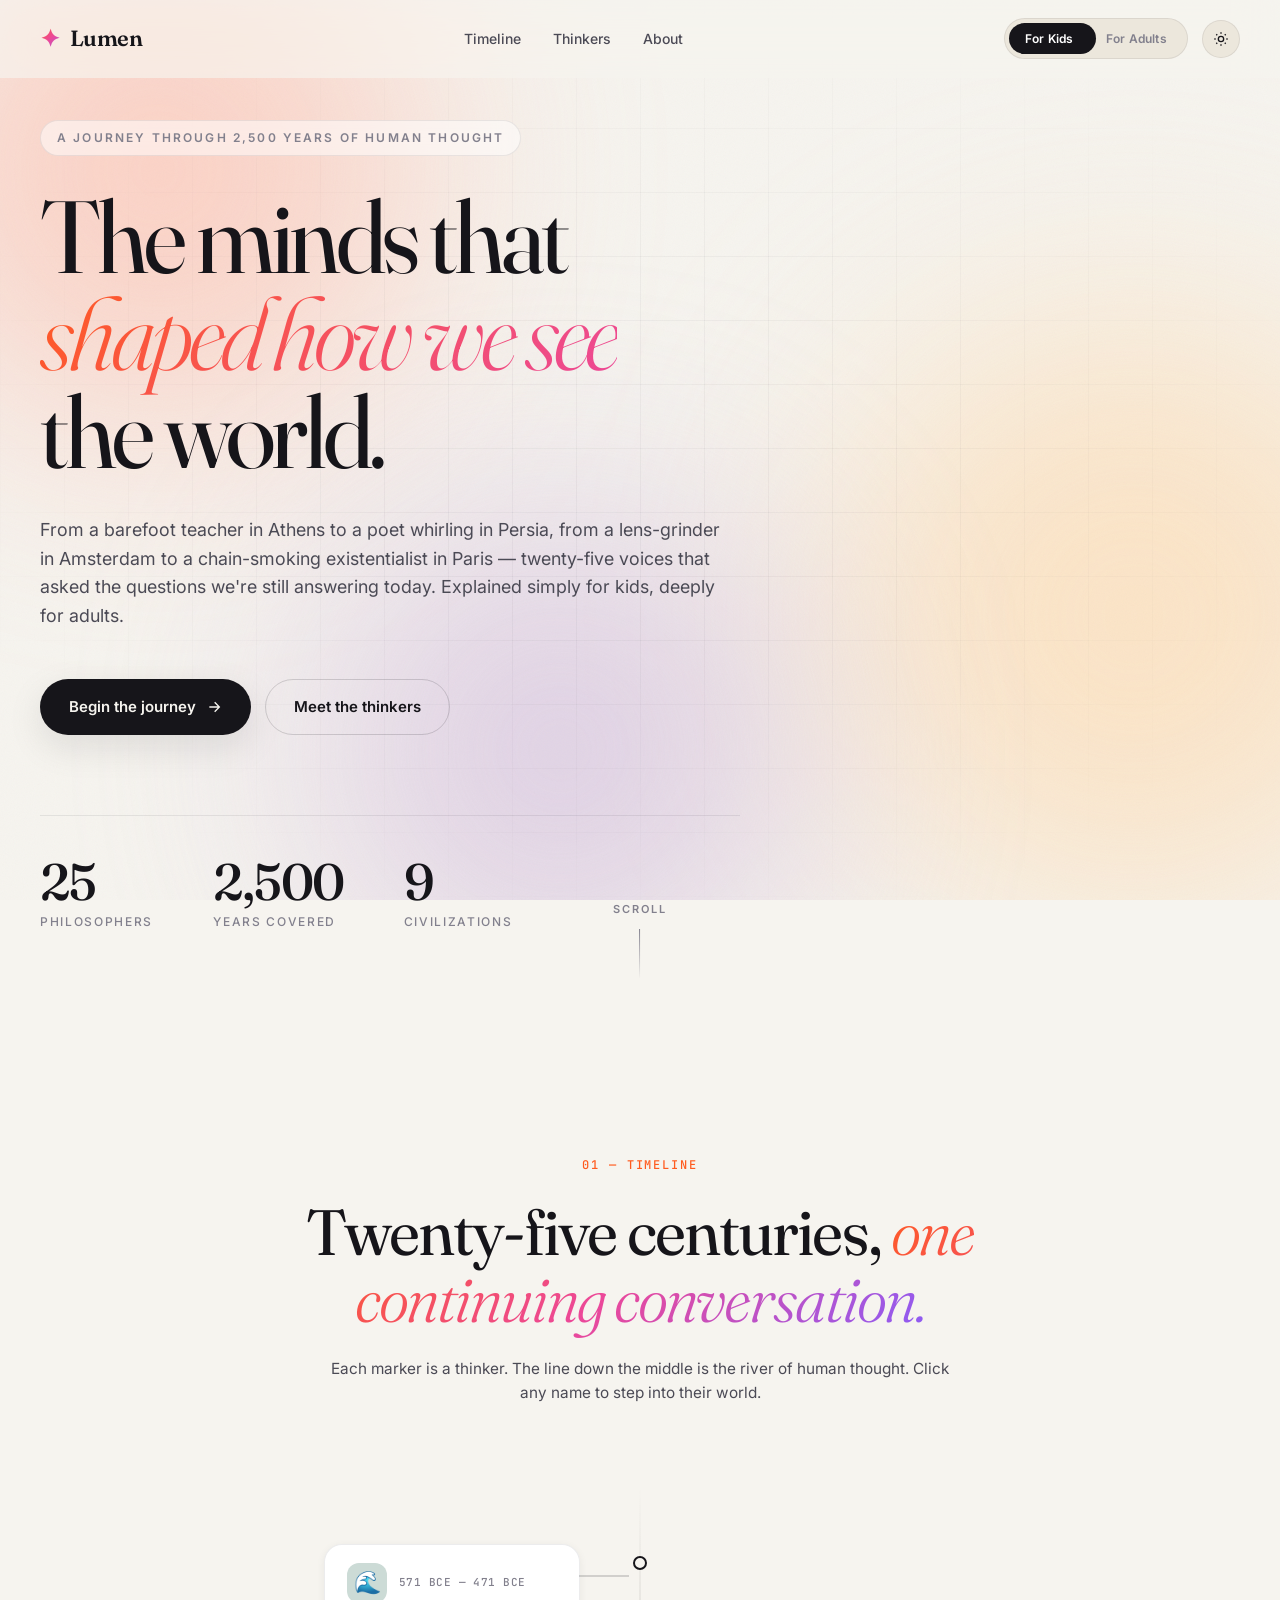
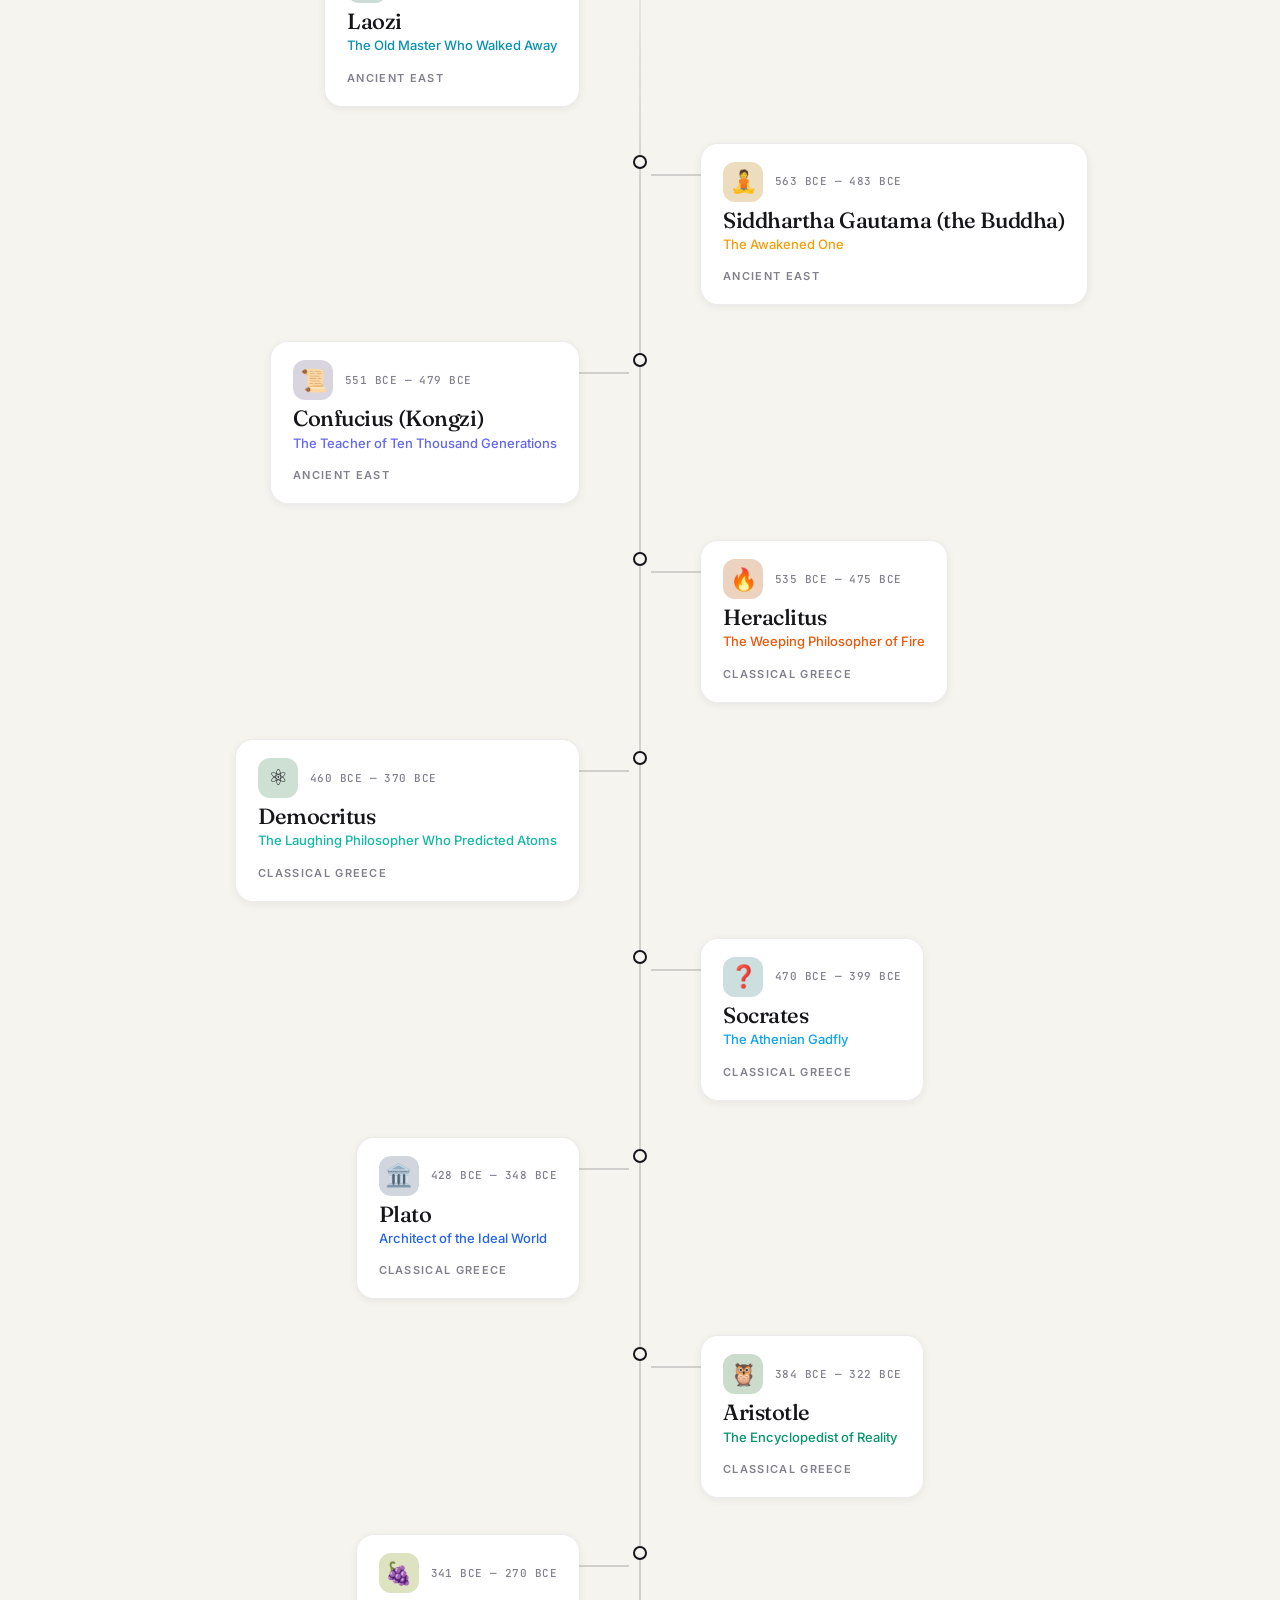
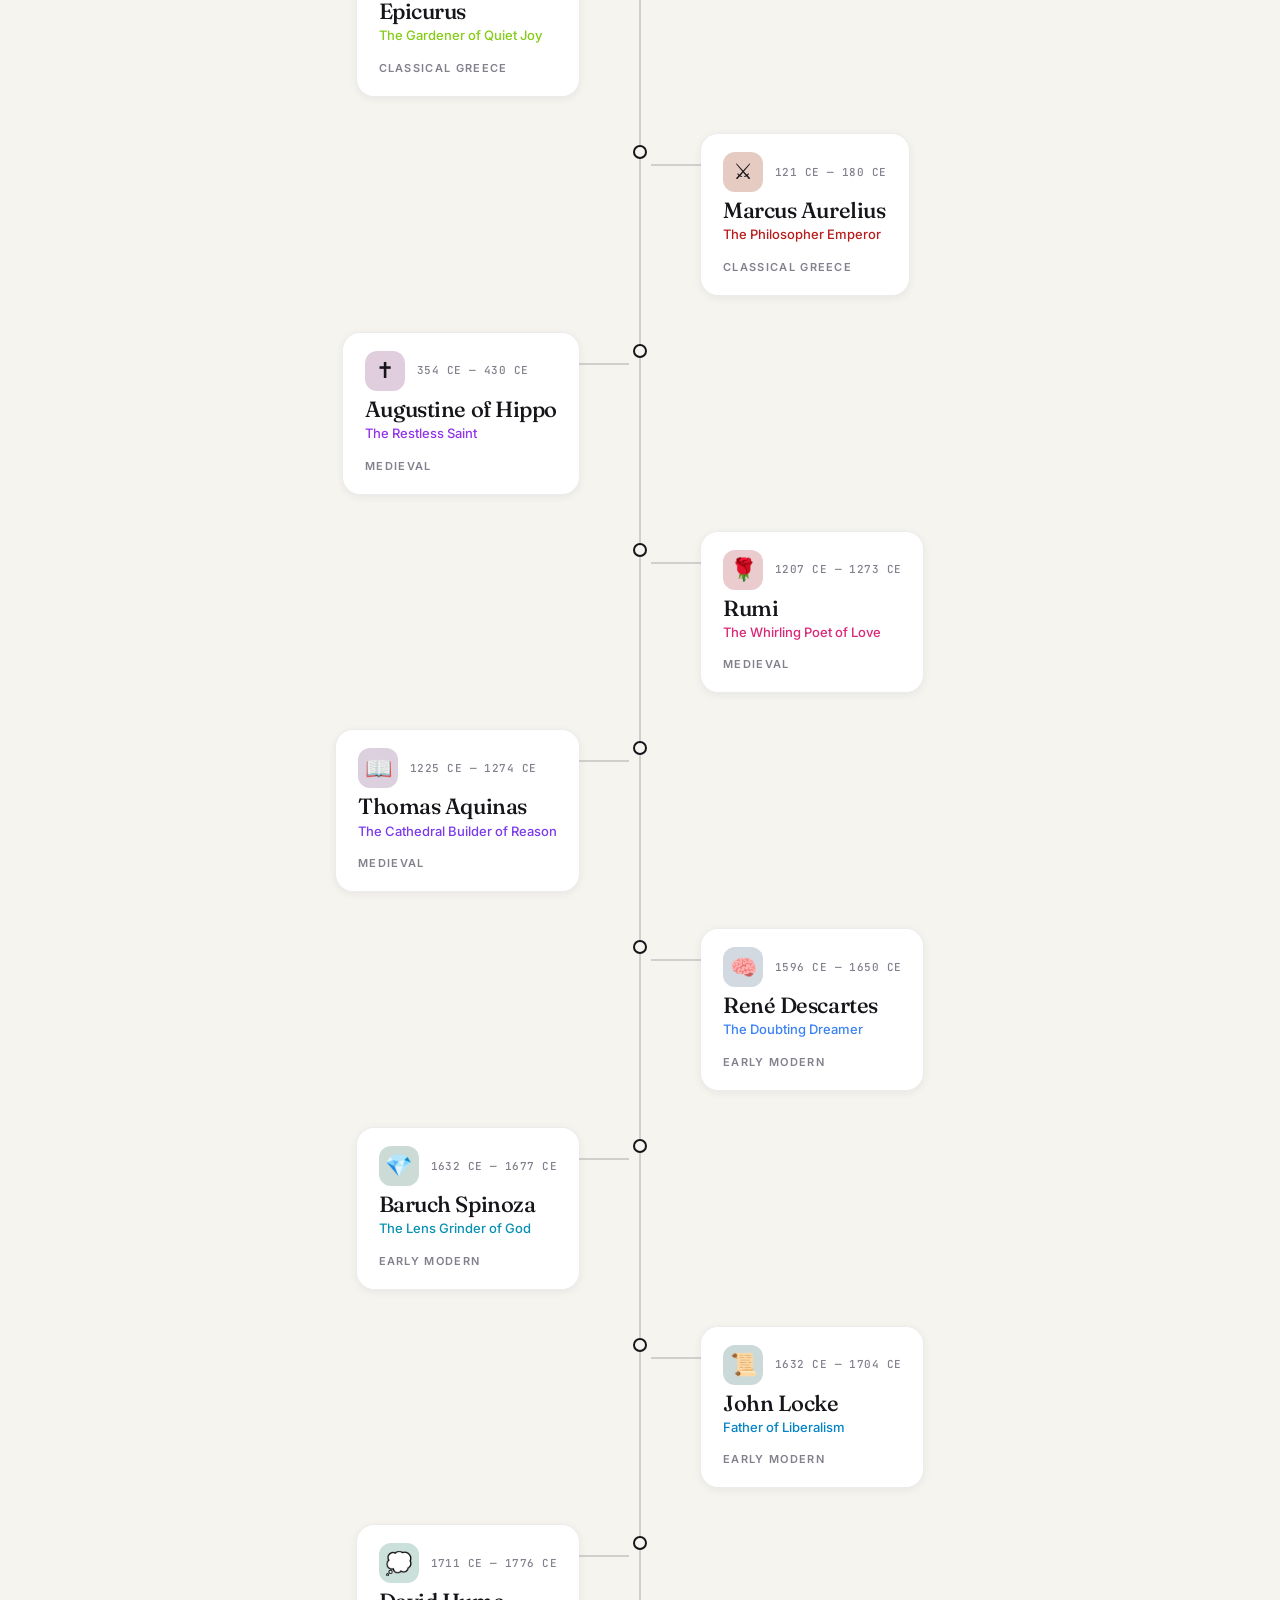
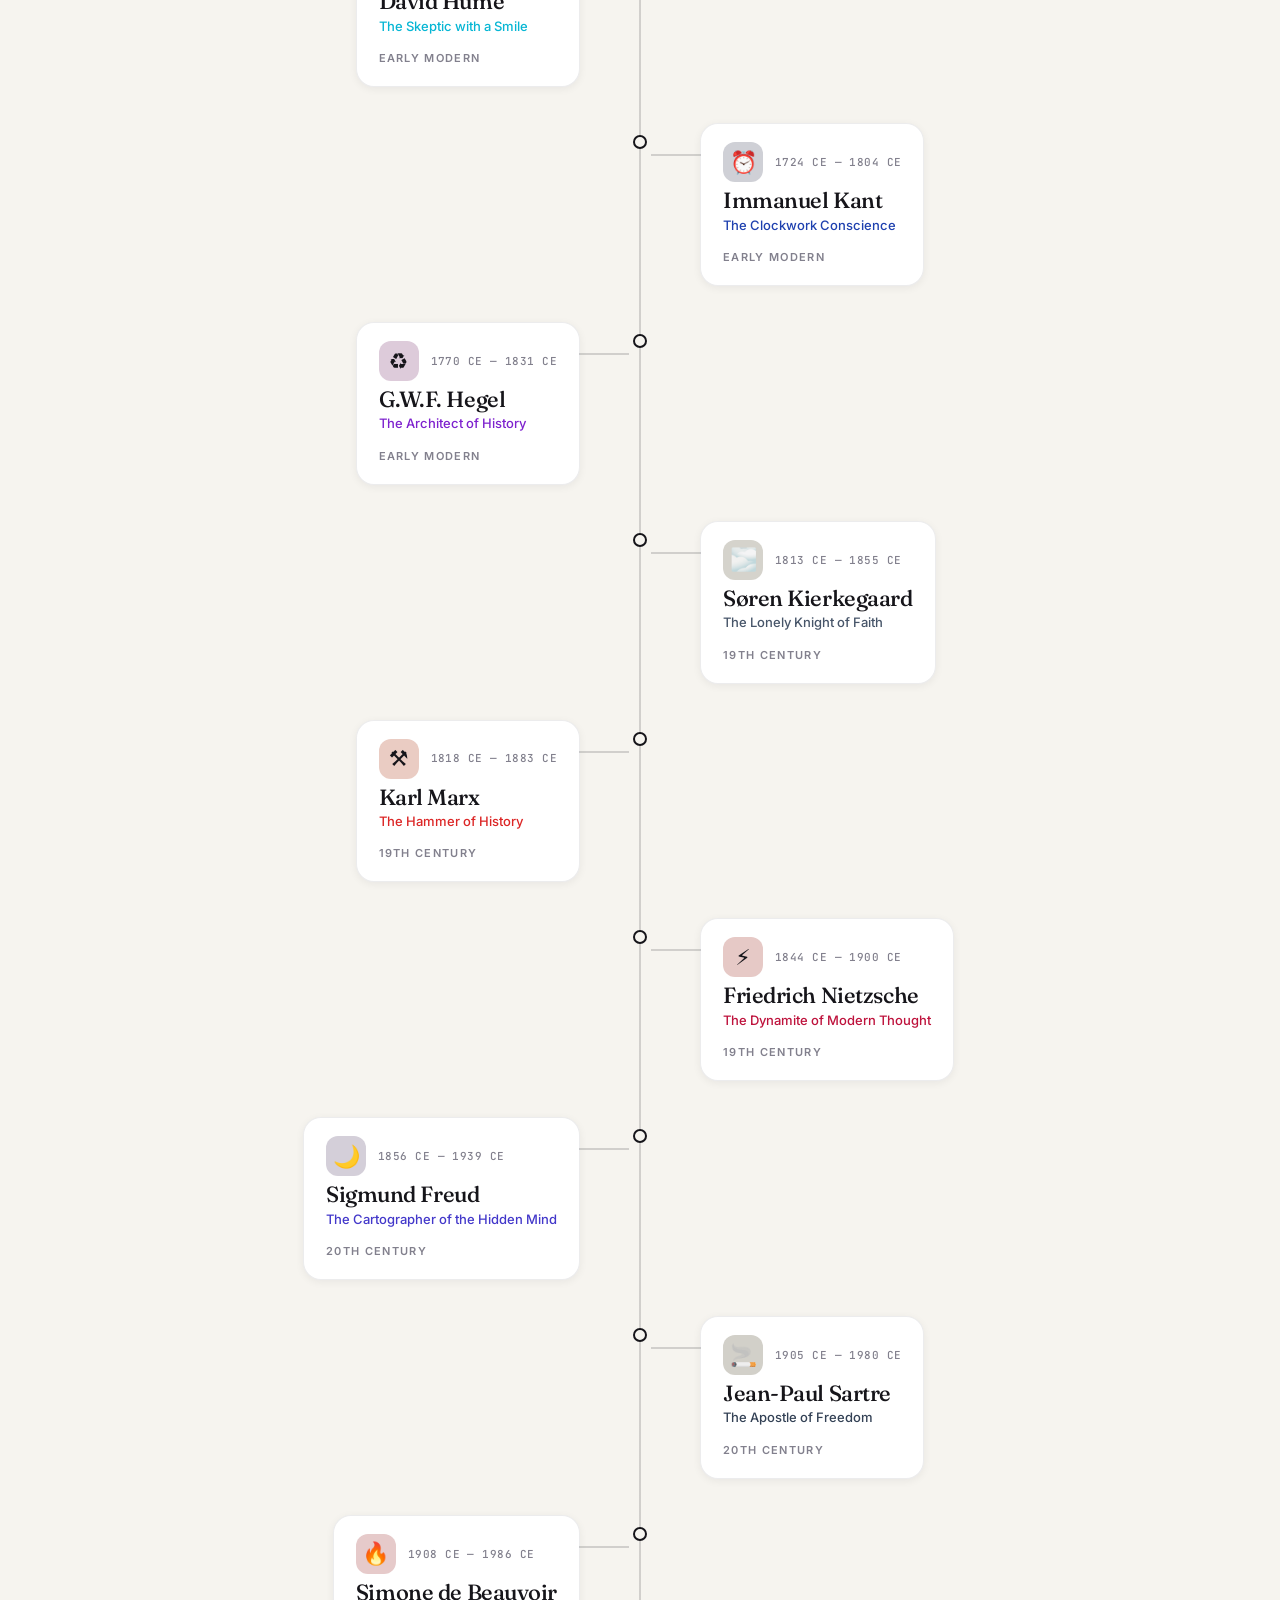
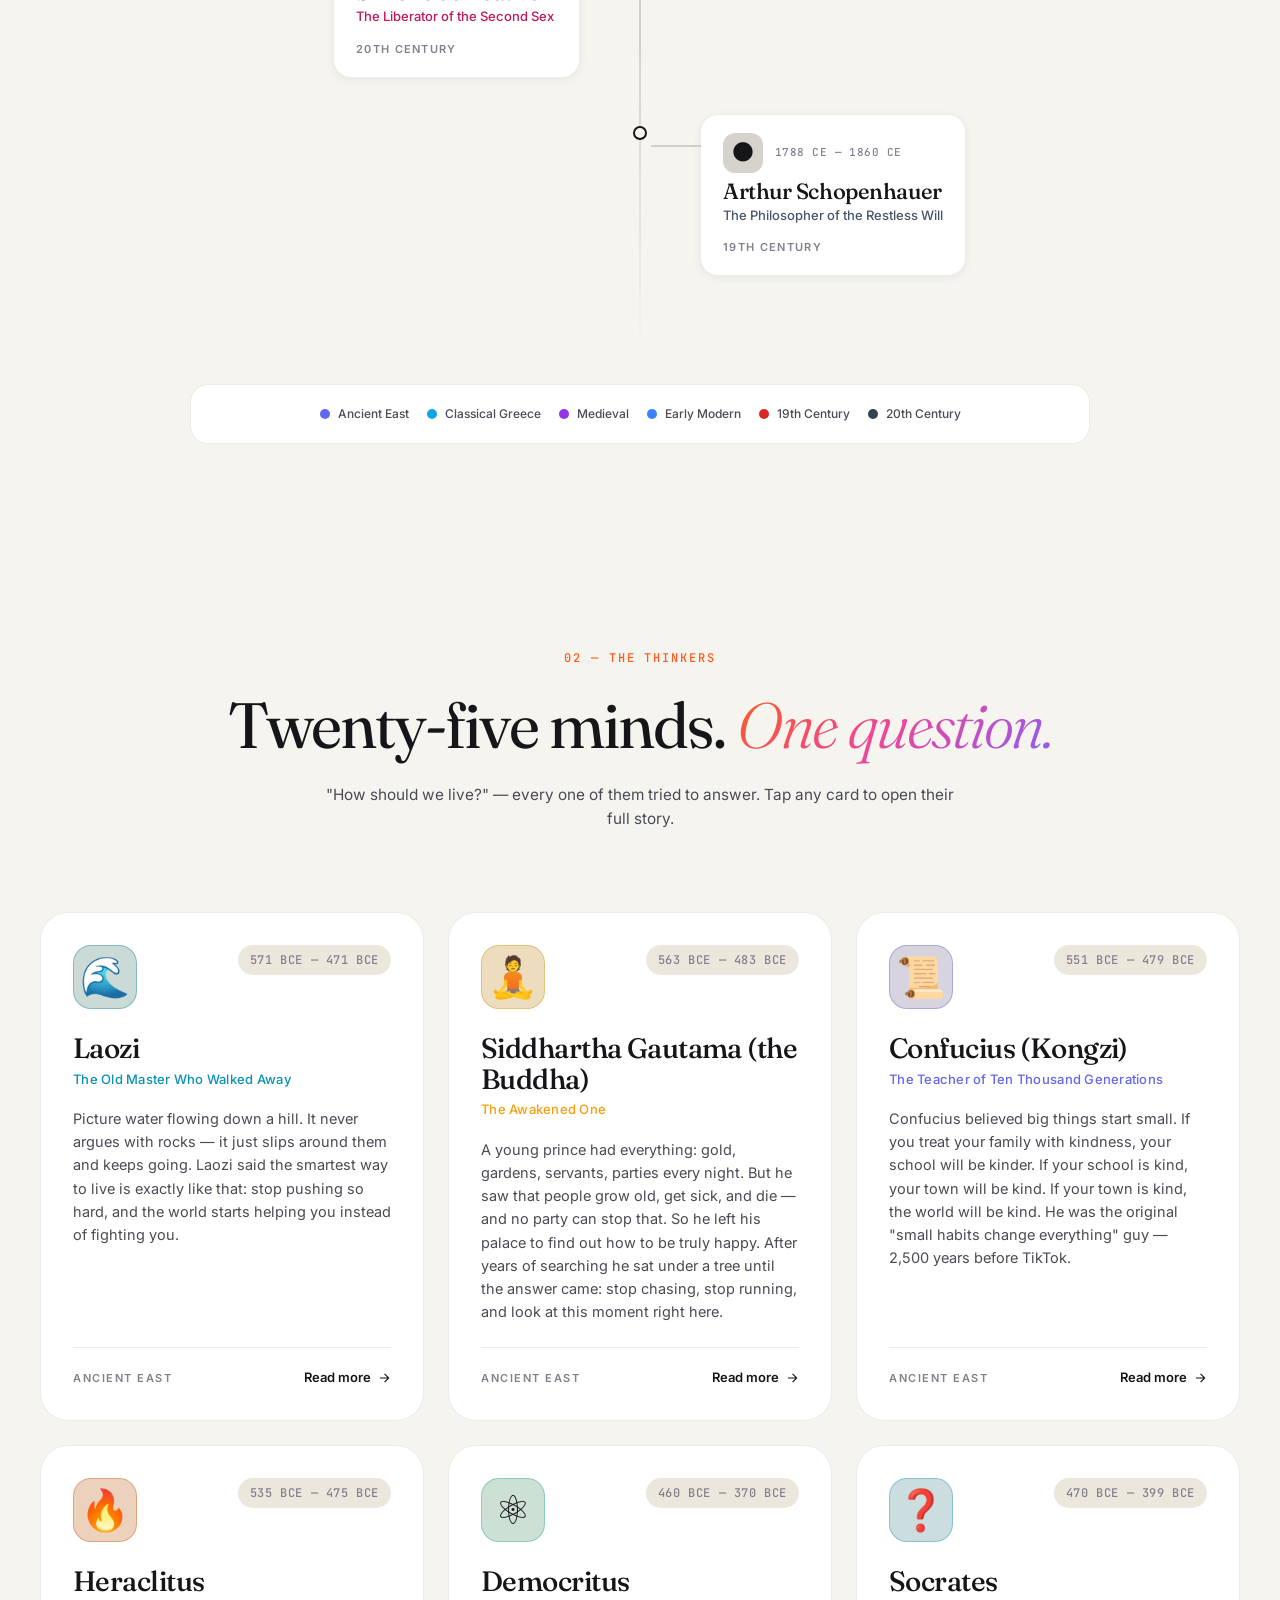
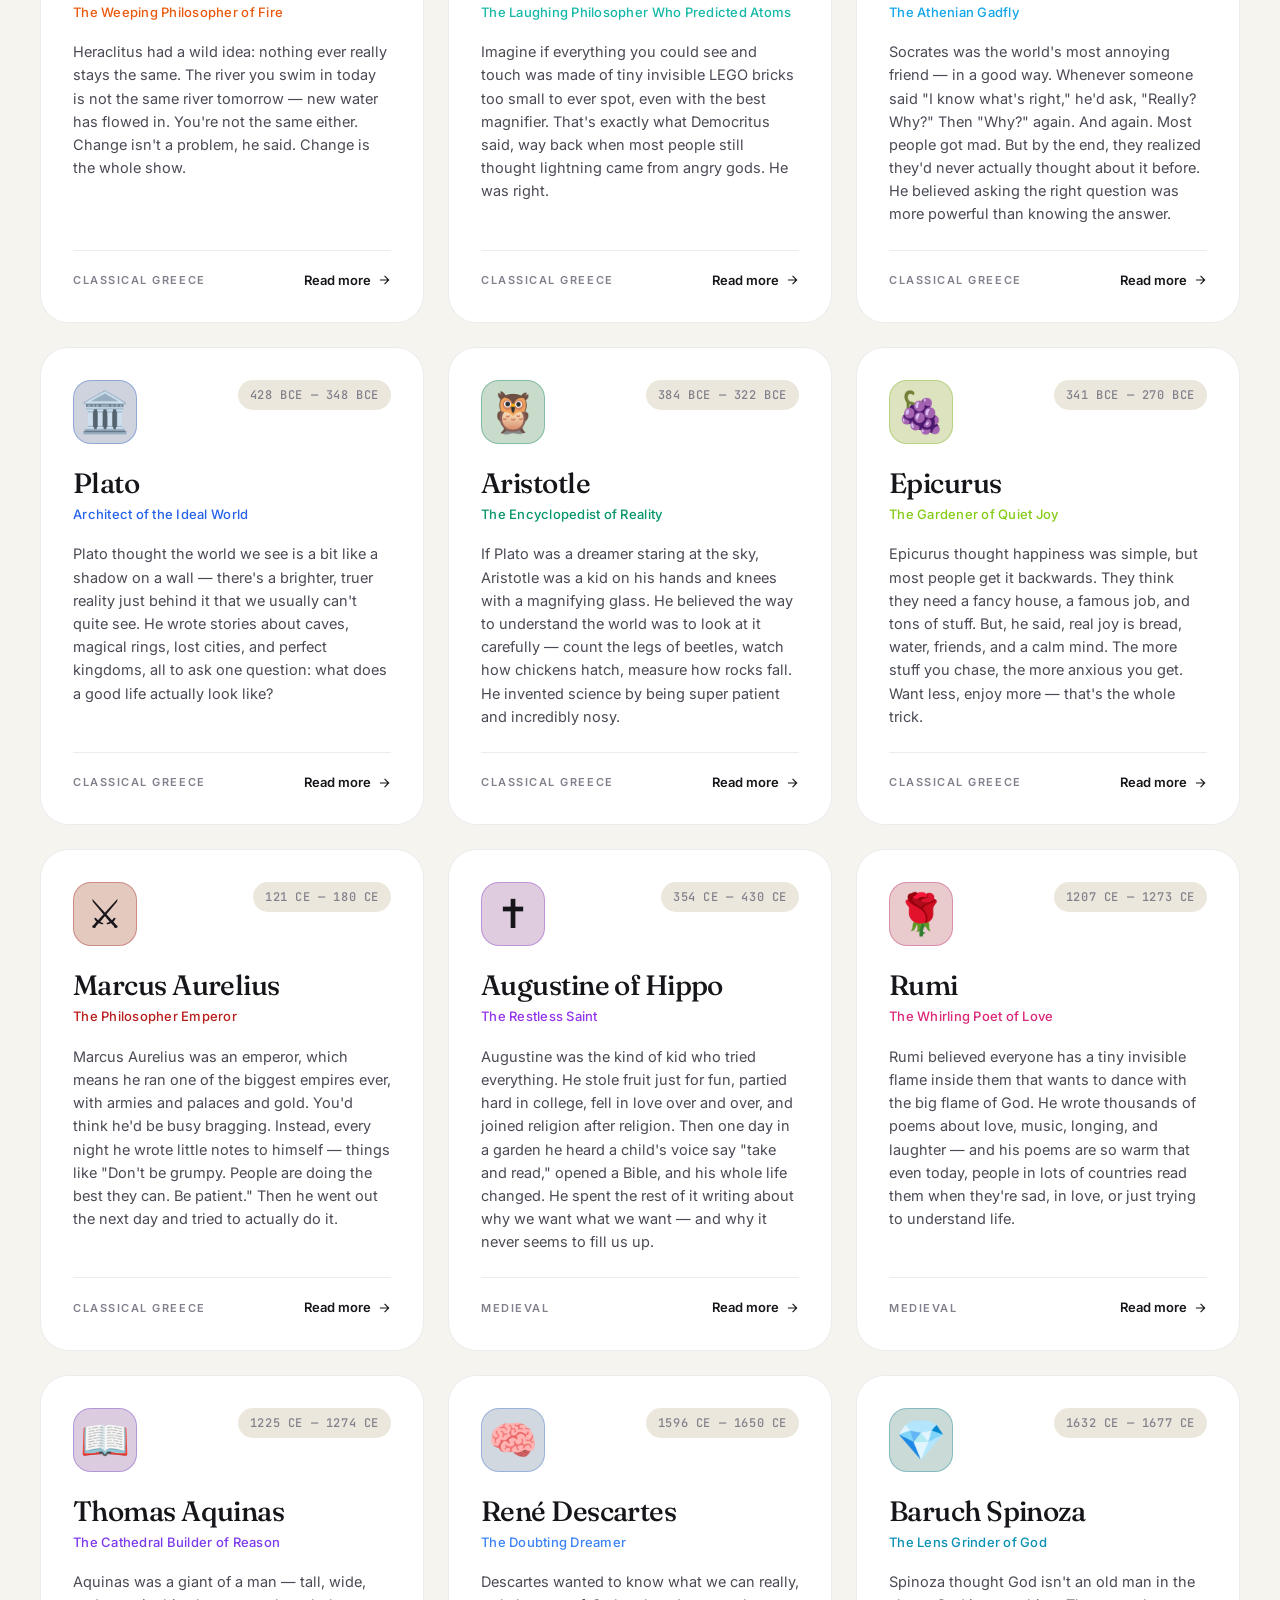
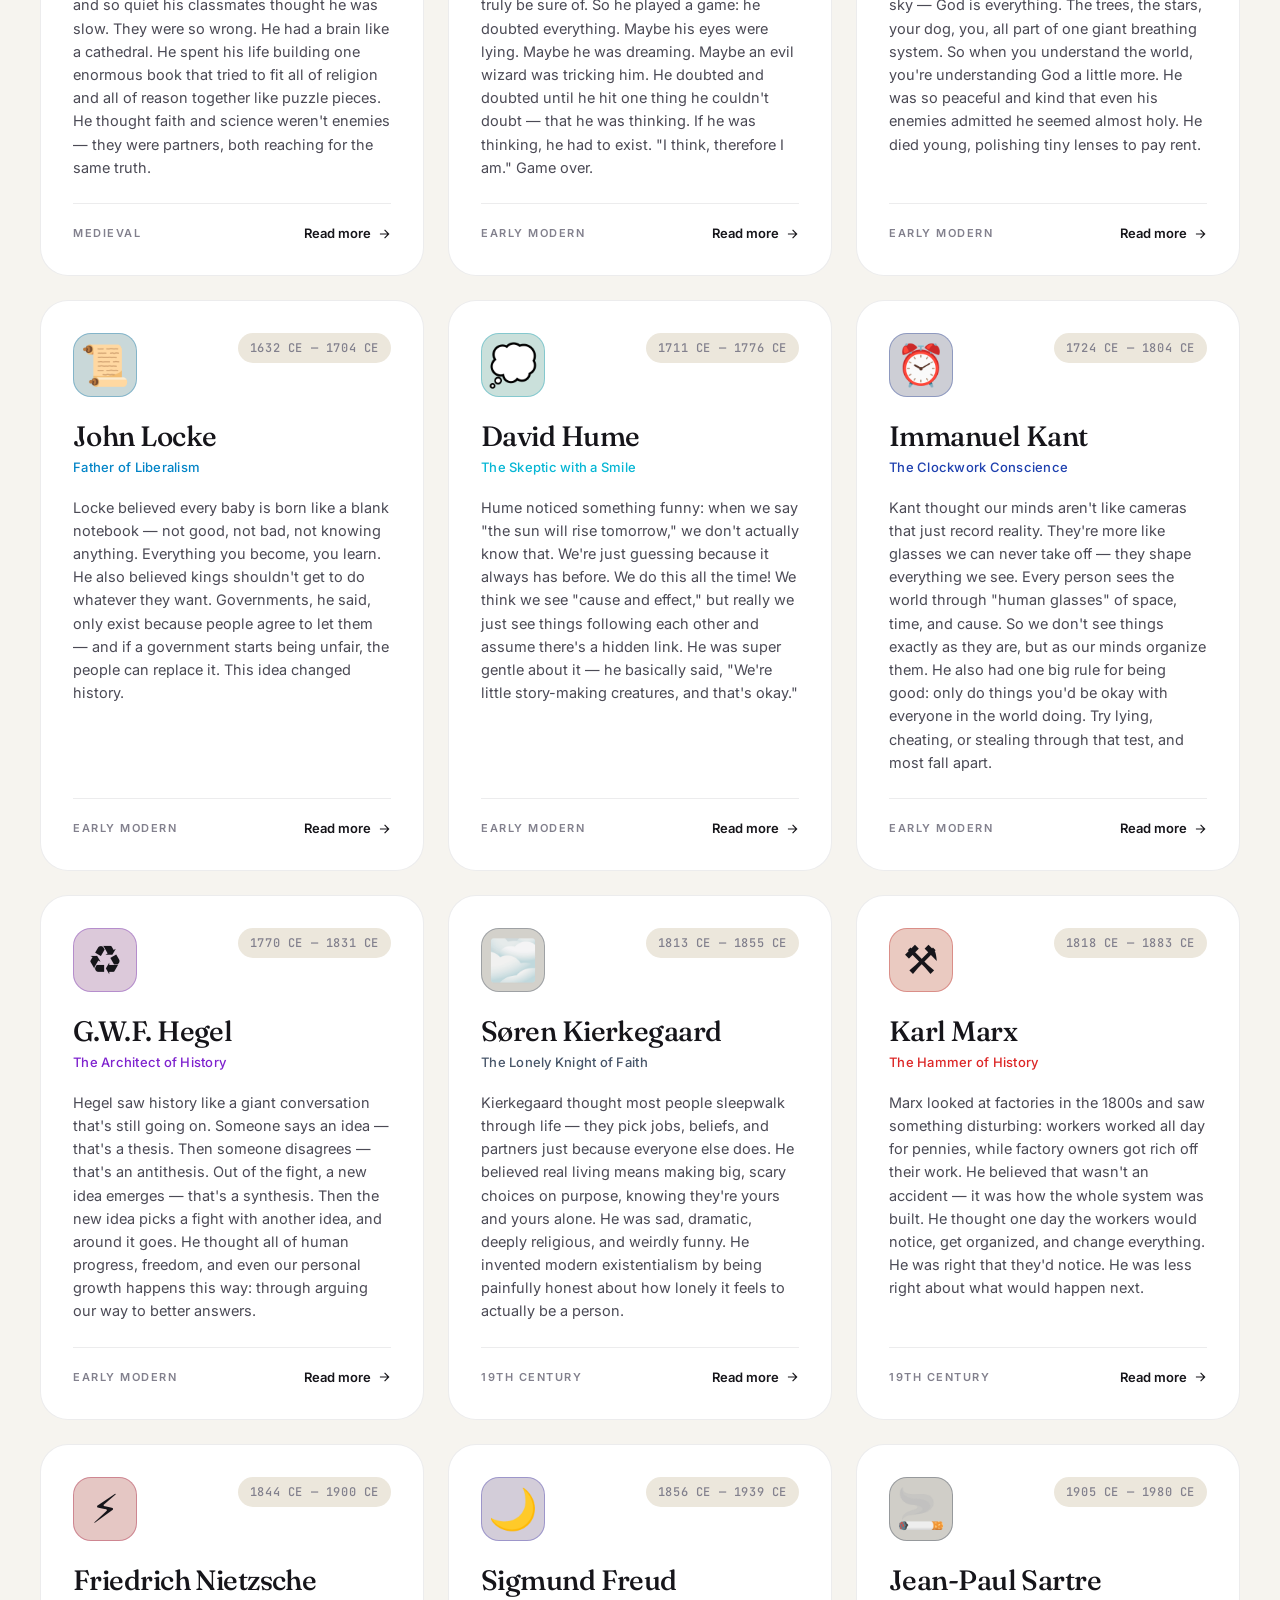
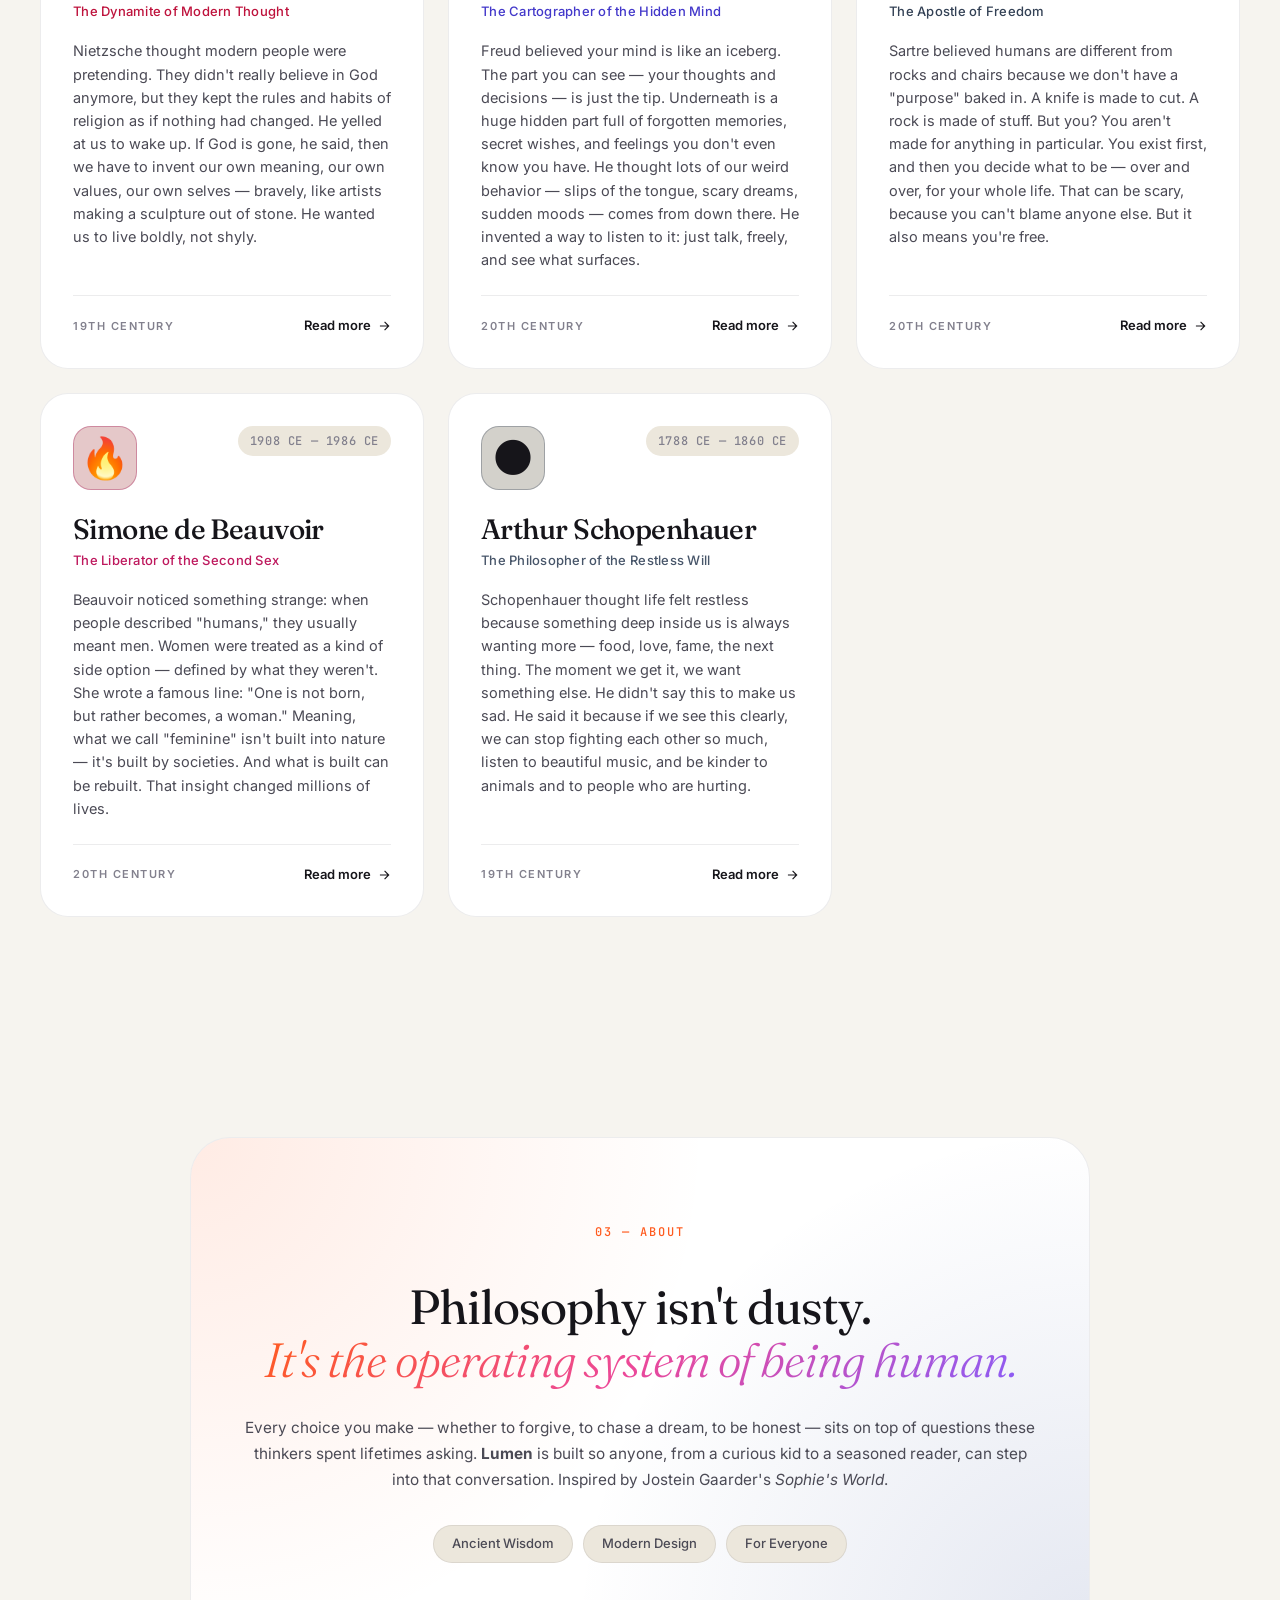
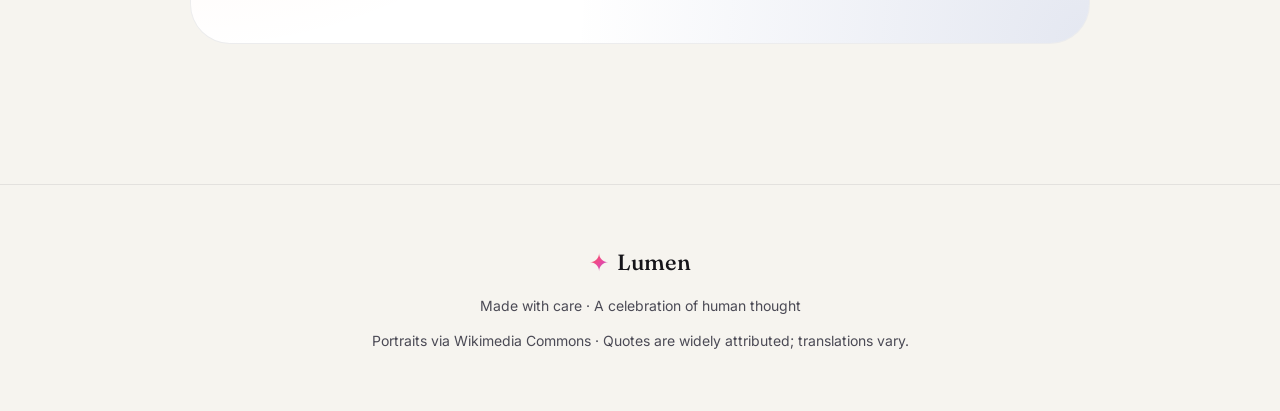
<file: index.html>
<!DOCTYPE html>
<html lang="en">
<head>
  <meta charset="UTF-8" />
  <meta name="viewport" content="width=device-width, initial-scale=1.0" />
  <title>Lumen · A Journey Through Philosophy</title>
  <meta name="description" content="An interactive vertical timeline of the world's greatest philosophers — their origins, teachings, the world's reactions, and modern impact." />
  <link rel="preconnect" href="https://fonts.googleapis.com">
  <link rel="preconnect" href="https://fonts.gstatic.com" crossorigin>
  <link href="https://fonts.googleapis.com/css2?family=Fraunces:ital,opsz,wght@0,9..144,300..900;1,9..144,300..900&family=Inter:wght@300;400;500;600;700;800&family=JetBrains+Mono:wght@400;500&display=swap" rel="stylesheet">
  <link rel="stylesheet" href="styles.css" />
</head>
<body>

  <!-- Animated background -->
  <div class="bg-canvas">
    <div class="bg-orb bg-orb--1"></div>
    <div class="bg-orb bg-orb--2"></div>
    <div class="bg-orb bg-orb--3"></div>
    <div class="bg-grid"></div>
    <div class="bg-noise"></div>
  </div>

  <!-- Navigation -->
  <header class="nav" id="nav">
    <a href="index.html#top" class="nav__brand">
      <span class="nav__logo">✦</span>
      <span class="nav__name">Lumen</span>
    </a>
    <nav class="nav__links">
      <a href="#timeline">Timeline</a>
      <a href="#philosophers">Thinkers</a>
      <a href="#about">About</a>
    </nav>
    <div class="nav__actions">
      <div class="mode-toggle" role="tablist" aria-label="Reading level">
        <button class="mode-toggle__btn is-active" data-mode="kid" role="tab" aria-selected="true">For Kids</button>
        <button class="mode-toggle__btn" data-mode="adult" role="tab" aria-selected="false">For Adults</button>
        <span class="mode-toggle__pill" aria-hidden="true"></span>
      </div>
      <button class="theme-toggle" id="themeToggle" aria-label="Toggle theme">
        <svg class="theme-toggle__sun" viewBox="0 0 24 24" fill="none" stroke="currentColor" stroke-width="2"><circle cx="12" cy="12" r="4"/><path d="M12 2v2M12 20v2M4.93 4.93l1.41 1.41M17.66 17.66l1.41 1.41M2 12h2M20 12h2M4.93 19.07l1.41-1.41M17.66 6.34l1.41-1.41"/></svg>
        <svg class="theme-toggle__moon" viewBox="0 0 24 24" fill="none" stroke="currentColor" stroke-width="2"><path d="M21 12.79A9 9 0 1 1 11.21 3 7 7 0 0 0 21 12.79z"/></svg>
      </button>
    </div>
  </header>

  <!-- Hero -->
  <section class="hero" id="top">
    <div class="hero__inner">
      <span class="hero__eyebrow">A journey through 2,500 years of human thought</span>
      <h1 class="hero__title">
        The minds that<br/>
        <span class="hero__title-grad">shaped how we see</span><br/>
        the world.
      </h1>
      <p class="hero__lede">
        From a barefoot teacher in Athens to a poet whirling in Persia, from a lens-grinder in Amsterdam to a chain-smoking existentialist in Paris — twenty-five voices that asked the questions we're still answering today. Explained simply for kids, deeply for adults.
      </p>
      <div class="hero__cta">
        <a href="#timeline" class="btn btn--primary">
          <span>Begin the journey</span>
          <svg viewBox="0 0 24 24" fill="none" stroke="currentColor" stroke-width="2"><path d="M5 12h14M13 5l7 7-7 7"/></svg>
        </a>
        <a href="#philosophers" class="btn btn--ghost">Meet the thinkers</a>
      </div>
      <div class="hero__stats">
        <div class="stat"><div class="stat__num" data-count="25">0</div><div class="stat__label">Philosophers</div></div>
        <div class="stat"><div class="stat__num" data-count="2500">0</div><div class="stat__label">Years covered</div></div>
        <div class="stat"><div class="stat__num" data-count="9">0</div><div class="stat__label">Civilizations</div></div>
      </div>
    </div>
    <div class="hero__scroll">
      <span>Scroll</span>
      <span class="hero__scroll-line"></span>
    </div>
  </section>

  <!-- Vertical Timeline -->
  <section class="section section--timeline" id="timeline">
    <div class="section__head">
      <span class="section__kicker">01 — Timeline</span>
      <h2 class="section__title">Twenty-five centuries, <em>one continuing conversation.</em></h2>
      <p class="section__sub">Each marker is a thinker. The line down the middle is the river of human thought. Click any name to step into their world.</p>
    </div>

    <div class="vtimeline" id="vtimeline">
      <div class="vtimeline__line"></div>
      <div class="vtimeline__items" id="vtimelineItems"></div>
    </div>

    <div class="era-legend">
      <span class="era-legend__item"><span class="era-legend__dot" style="background:#6366f1"></span>Ancient East</span>
      <span class="era-legend__item"><span class="era-legend__dot" style="background:#0ea5e9"></span>Classical Greece</span>
      <span class="era-legend__item"><span class="era-legend__dot" style="background:#9333ea"></span>Medieval</span>
      <span class="era-legend__item"><span class="era-legend__dot" style="background:#3b82f6"></span>Early Modern</span>
      <span class="era-legend__item"><span class="era-legend__dot" style="background:#dc2626"></span>19th Century</span>
      <span class="era-legend__item"><span class="era-legend__dot" style="background:#334155"></span>20th Century</span>
    </div>
  </section>

  <!-- Philosophers grid -->
  <section class="section" id="philosophers">
    <div class="section__head">
      <span class="section__kicker">02 — The Thinkers</span>
      <h2 class="section__title">Twenty-five minds. <em>One question.</em></h2>
      <p class="section__sub">"How should we live?" — every one of them tried to answer. Tap any card to open their full story.</p>
    </div>

    <div class="cards" id="cardsGrid"></div>
  </section>

  <!-- About -->
  <section class="section section--about" id="about">
    <div class="about">
      <span class="section__kicker">03 — About</span>
      <h2 class="about__title">Philosophy isn't dusty.<br/><em>It's the operating system of being human.</em></h2>
      <p class="about__text">
        Every choice you make — whether to forgive, to chase a dream, to be honest — sits on top of questions these thinkers spent lifetimes asking. <strong>Lumen</strong> is built so anyone, from a curious kid to a seasoned reader, can step into that conversation. Inspired by Jostein Gaarder's <em>Sophie's World</em>.
      </p>
      <div class="about__pills">
        <span class="pill">Ancient Wisdom</span>
        <span class="pill">Modern Design</span>
        <span class="pill">For Everyone</span>
      </div>
    </div>
  </section>

  <footer class="foot">
    <div class="foot__inner">
      <div class="foot__brand">
        <span class="nav__logo">✦</span>
        <span>Lumen</span>
      </div>
      <p>Made with care · A celebration of human thought</p>
      <p class="foot__small">Portraits via Wikimedia Commons · Quotes are widely attributed; translations vary.</p>
    </div>
  </footer>

  <script src="data.js"></script>
  <script src="script.js"></script>
</body>
</html>
</file>
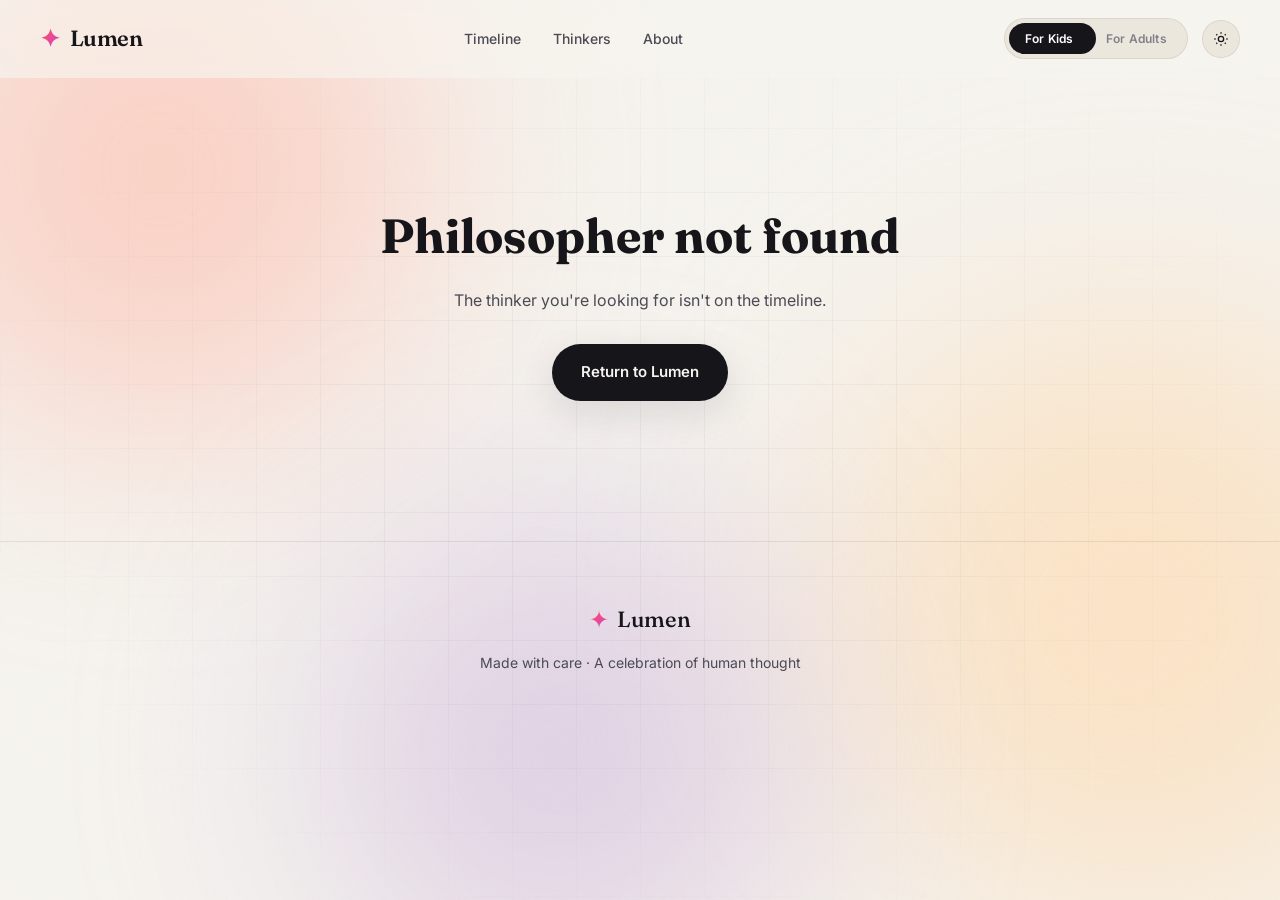
<file: philosopher.html>
<!DOCTYPE html>
<html lang="en">
<head>
  <meta charset="UTF-8" />
  <meta name="viewport" content="width=device-width, initial-scale=1.0" />
  <title>Loading… · Lumen</title>
  <link rel="preconnect" href="https://fonts.googleapis.com">
  <link rel="preconnect" href="https://fonts.gstatic.com" crossorigin>
  <link href="https://fonts.googleapis.com/css2?family=Fraunces:ital,opsz,wght@0,9..144,300..900;1,9..144,300..900&family=Inter:wght@300;400;500;600;700;800&family=JetBrains+Mono:wght@400;500&display=swap" rel="stylesheet">
  <link rel="stylesheet" href="styles.css" />
</head>
<body class="page-detail">

  <div class="bg-canvas">
    <div class="bg-orb bg-orb--1"></div>
    <div class="bg-orb bg-orb--2"></div>
    <div class="bg-orb bg-orb--3"></div>
    <div class="bg-grid"></div>
    <div class="bg-noise"></div>
  </div>

  <header class="nav" id="nav">
    <a href="index.html#top" class="nav__brand">
      <span class="nav__logo">✦</span>
      <span class="nav__name">Lumen</span>
    </a>
    <nav class="nav__links">
      <a href="index.html#timeline">Timeline</a>
      <a href="index.html#philosophers">Thinkers</a>
      <a href="index.html#about">About</a>
    </nav>
    <div class="nav__actions">
      <div class="mode-toggle" role="tablist" aria-label="Reading level">
        <button class="mode-toggle__btn is-active" data-mode="kid" role="tab" aria-selected="true">For Kids</button>
        <button class="mode-toggle__btn" data-mode="adult" role="tab" aria-selected="false">For Adults</button>
        <span class="mode-toggle__pill" aria-hidden="true"></span>
      </div>
      <button class="theme-toggle" id="themeToggle" aria-label="Toggle theme">
        <svg class="theme-toggle__sun" viewBox="0 0 24 24" fill="none" stroke="currentColor" stroke-width="2"><circle cx="12" cy="12" r="4"/><path d="M12 2v2M12 20v2M4.93 4.93l1.41 1.41M17.66 17.66l1.41 1.41M2 12h2M20 12h2M4.93 19.07l1.41-1.41M17.66 6.34l1.41-1.41"/></svg>
        <svg class="theme-toggle__moon" viewBox="0 0 24 24" fill="none" stroke="currentColor" stroke-width="2"><path d="M21 12.79A9 9 0 1 1 11.21 3 7 7 0 0 0 21 12.79z"/></svg>
      </button>
    </div>
  </header>

  <article class="phil" id="phil">
    <!-- Hero -->
    <header class="phil__hero">
      <a href="index.html#timeline" class="phil__back">
        <svg viewBox="0 0 24 24" fill="none" stroke="currentColor" stroke-width="2"><path d="M19 12H5M12 19l-7-7 7-7"/></svg>
        <span>Back to timeline</span>
      </a>

      <div class="phil__heroInner">
        <div class="phil__portrait" id="philPortrait"></div>
        <div class="phil__heroText">
          <span class="phil__era" id="philEra"></span>
          <span class="phil__emoji" id="philEmoji"></span>
          <h1 class="phil__name" id="philName"></h1>
          <p class="phil__title" id="philTitle"></p>
          <div class="phil__meta" id="philMeta"></div>
        </div>
      </div>
    </header>

    <!-- Hook -->
    <div class="phil__hook" id="philHook"></div>

    <!-- Body -->
    <div class="phil__body">
      <!-- Lede / quick read -->
      <section class="phil__block phil__lede">
        <p class="phil__ledeText" id="philLede"></p>
      </section>

      <!-- Origin -->
      <section class="phil__block">
        <header class="phil__blockHead">
          <span class="phil__blockNum">01</span>
          <h2 class="phil__blockTitle">What led them to that thought</h2>
        </header>
        <div class="phil__blockText" id="philOrigin"></div>
      </section>

      <!-- Core ideas -->
      <section class="phil__block">
        <header class="phil__blockHead">
          <span class="phil__blockNum">02</span>
          <h2 class="phil__blockTitle">The big ideas</h2>
        </header>
        <div class="phil__blockText" id="philCore"></div>
      </section>

      <!-- Quotes -->
      <section class="phil__block">
        <header class="phil__blockHead">
          <span class="phil__blockNum">03</span>
          <h2 class="phil__blockTitle">Words worth knowing</h2>
        </header>
        <ul class="phil__quotes" id="philQuotes"></ul>
      </section>

      <!-- Reaction -->
      <section class="phil__block">
        <header class="phil__blockHead">
          <span class="phil__blockNum">04</span>
          <h2 class="phil__blockTitle">How the world reacted</h2>
        </header>
        <div class="phil__blockText" id="philReaction"></div>
      </section>

      <!-- Modern impact -->
      <section class="phil__block phil__block--accent">
        <header class="phil__blockHead">
          <span class="phil__blockNum">05</span>
          <h2 class="phil__blockTitle">How they shape today's world</h2>
        </header>
        <div class="phil__blockText" id="philModern"></div>
      </section>

      <!-- Key works -->
      <section class="phil__block phil__works" id="philWorksWrap">
        <header class="phil__blockHead">
          <span class="phil__blockNum">06</span>
          <h2 class="phil__blockTitle">Key works to read</h2>
        </header>
        <ul class="phil__worksList" id="philWorks"></ul>
      </section>
    </div>

    <!-- Prev / Next nav -->
    <nav class="phil__nav">
      <a href="#" id="philPrev" class="phil__navItem phil__navItem--prev">
        <span class="phil__navMeta">
          <svg viewBox="0 0 24 24" fill="none" stroke="currentColor" stroke-width="2"><path d="M19 12H5M12 19l-7-7 7-7"/></svg>
          Previous in time
        </span>
        <span class="phil__navName" id="philPrevName"></span>
        <span class="phil__navYear" id="philPrevYear"></span>
      </a>
      <a href="#" id="philNext" class="phil__navItem phil__navItem--next">
        <span class="phil__navMeta">
          Next in time
          <svg viewBox="0 0 24 24" fill="none" stroke="currentColor" stroke-width="2"><path d="M5 12h14M13 5l7 7-7 7"/></svg>
        </span>
        <span class="phil__navName" id="philNextName"></span>
        <span class="phil__navYear" id="philNextYear"></span>
      </a>
    </nav>
  </article>

  <footer class="foot">
    <div class="foot__inner">
      <div class="foot__brand">
        <span class="nav__logo">✦</span>
        <span>Lumen</span>
      </div>
      <p>Made with care · A celebration of human thought</p>
    </div>
  </footer>

  <script src="data.js"></script>
  <script src="philosopher.js"></script>
</body>
</html>
</file>
<file: styles.css>
/* ============================================================
   LUMEN — A Journey Through Philosophy
   Modern, premium, kid-friendly UI · v2 (vertical timeline +
   per-philosopher pages)
   ============================================================ */

:root {
  --bg: #f6f4ef;
  --bg-elev: #ffffff;
  --bg-soft: #ece7dc;
  --ink: #16151a;
  --ink-soft: #4b4a55;
  --ink-mute: #82808d;
  --line: rgba(22, 21, 26, 0.08);
  --line-strong: rgba(22, 21, 26, 0.16);
  --accent: #ff5b1f;
  --accent-2: #1e3a8a;
  --accent-3: #d4a373;
  --shadow-sm: 0 2px 8px rgba(22, 21, 26, 0.06);
  --shadow-md: 0 12px 36px rgba(22, 21, 26, 0.10);
  --shadow-lg: 0 30px 80px rgba(22, 21, 26, 0.16);
  --grad-1: linear-gradient(135deg, #ff5b1f 0%, #ec4899 50%, #8b5cf6 100%);
  --grad-2: linear-gradient(135deg, #1e3a8a 0%, #6366f1 100%);
  --orb-1: #ffb4a2;
  --orb-2: #ffd6a5;
  --orb-3: #cdb4db;
  --grid-color: rgba(22, 21, 26, 0.04);
  --noise-opacity: 0.035;
  --serif: "Fraunces", "Cormorant Garamond", Georgia, serif;
  --sans: "Inter", system-ui, -apple-system, "Segoe UI", sans-serif;
  --mono: "JetBrains Mono", ui-monospace, monospace;
  --radius-sm: 10px;
  --radius-md: 18px;
  --radius-lg: 28px;
  --radius-xl: 40px;
  --ease: cubic-bezier(0.22, 1, 0.36, 1);
}

[data-theme="dark"] {
  --bg: #0d0c10;
  --bg-elev: #16151c;
  --bg-soft: #1d1b24;
  --ink: #f5f2ea;
  --ink-soft: #c5c2bb;
  --ink-mute: #7d7a85;
  --line: rgba(245, 242, 234, 0.08);
  --line-strong: rgba(245, 242, 234, 0.18);
  --accent: #ff7a4d;
  --accent-2: #818cf8;
  --accent-3: #d4a373;
  --shadow-sm: 0 2px 8px rgba(0, 0, 0, 0.4);
  --shadow-md: 0 12px 36px rgba(0, 0, 0, 0.45);
  --shadow-lg: 0 30px 80px rgba(0, 0, 0, 0.6);
  --orb-1: #ff5b1f;
  --orb-2: #6366f1;
  --orb-3: #ec4899;
  --grid-color: rgba(245, 242, 234, 0.04);
  --noise-opacity: 0.06;
}

* { box-sizing: border-box; margin: 0; padding: 0; }
html { scroll-behavior: smooth; }
body {
  font-family: var(--sans);
  background: var(--bg);
  color: var(--ink);
  line-height: 1.5;
  font-size: 16px;
  overflow-x: hidden;
  -webkit-font-smoothing: antialiased;
  text-rendering: optimizeLegibility;
  transition: background 0.6s var(--ease), color 0.6s var(--ease);
}

/* ============== ANIMATED BACKGROUND ============== */
.bg-canvas { position: fixed; inset: 0; z-index: -1; overflow: hidden; pointer-events: none; }
.bg-orb { position: absolute; border-radius: 50%; filter: blur(120px); opacity: 0.55; animation: float 22s ease-in-out infinite; }
.bg-orb--1 { width: 520px; height: 520px; background: var(--orb-1); top: -10%; left: -8%; }
.bg-orb--2 { width: 600px; height: 600px; background: var(--orb-2); top: 35%; right: -12%; animation-delay: -7s; }
.bg-orb--3 { width: 480px; height: 480px; background: var(--orb-3); bottom: -10%; left: 25%; animation-delay: -14s; }
@keyframes float {
  0%, 100% { transform: translate(0, 0) scale(1); }
  33% { transform: translate(40px, -30px) scale(1.05); }
  66% { transform: translate(-30px, 40px) scale(0.95); }
}
.bg-grid {
  position: absolute; inset: 0;
  background-image: linear-gradient(var(--grid-color) 1px, transparent 1px), linear-gradient(90deg, var(--grid-color) 1px, transparent 1px);
  background-size: 64px 64px;
  mask-image: radial-gradient(ellipse at center, black 30%, transparent 80%);
  -webkit-mask-image: radial-gradient(ellipse at center, black 30%, transparent 80%);
}
.bg-noise {
  position: absolute; inset: 0; opacity: var(--noise-opacity);
  background-image: url("data:image/svg+xml;utf8,<svg xmlns='http://www.w3.org/2000/svg' width='200' height='200'><filter id='n'><feTurbulence type='fractalNoise' baseFrequency='0.9' numOctaves='3' stitchTiles='stitch'/></filter><rect width='100%25' height='100%25' filter='url(%23n)'/></svg>");
}

/* ============== NAV ============== */
.nav {
  position: fixed; top: 0; left: 0; right: 0; z-index: 100;
  display: flex; align-items: center; justify-content: space-between;
  padding: 18px 40px;
  backdrop-filter: blur(20px) saturate(180%);
  -webkit-backdrop-filter: blur(20px) saturate(180%);
  background: color-mix(in srgb, var(--bg) 70%, transparent);
  border-bottom: 1px solid transparent;
  transition: border-color 0.3s var(--ease), padding 0.3s var(--ease);
}
.nav.is-scrolled { border-bottom-color: var(--line); padding: 12px 40px; }
.nav__brand { display: flex; align-items: center; gap: 10px; font-family: var(--serif); font-size: 22px; font-weight: 600; color: var(--ink); text-decoration: none; letter-spacing: -0.02em; }
.nav__logo { font-size: 24px; background: var(--grad-1); -webkit-background-clip: text; background-clip: text; color: transparent; animation: spin 14s linear infinite; display: inline-block; }
@keyframes spin { to { transform: rotate(360deg); } }
.nav__links { display: flex; gap: 32px; }
.nav__links a { font-size: 14px; font-weight: 500; color: var(--ink-soft); text-decoration: none; position: relative; transition: color 0.2s var(--ease); }
.nav__links a:hover { color: var(--ink); }
.nav__links a::after { content: ""; position: absolute; bottom: -6px; left: 0; right: 0; height: 1px; background: var(--ink); transform: scaleX(0); transform-origin: right; transition: transform 0.4s var(--ease); }
.nav__links a:hover::after { transform: scaleX(1); transform-origin: left; }
.nav__actions { display: flex; align-items: center; gap: 14px; }
.mode-toggle { position: relative; display: inline-flex; background: var(--bg-soft); border: 1px solid var(--line); border-radius: 999px; padding: 4px; font-size: 12px; font-weight: 600; }
.mode-toggle__btn { position: relative; z-index: 2; background: transparent; border: none; padding: 8px 16px; border-radius: 999px; cursor: pointer; color: var(--ink-mute); transition: color 0.3s var(--ease); font-family: var(--sans); font-size: 12px; font-weight: 600; letter-spacing: 0.02em; }
.mode-toggle__btn.is-active { color: white; }
.mode-toggle__pill { position: absolute; z-index: 1; top: 4px; bottom: 4px; width: calc(50% - 4px); left: 4px; background: var(--ink); border-radius: 999px; transition: transform 0.45s var(--ease); }
.mode-toggle[data-mode="adult"] .mode-toggle__pill { transform: translateX(100%); }
.theme-toggle { width: 38px; height: 38px; border-radius: 50%; border: 1px solid var(--line); background: var(--bg-soft); color: var(--ink); cursor: pointer; display: grid; place-items: center; transition: transform 0.4s var(--ease), background 0.3s var(--ease); }
.theme-toggle:hover { transform: rotate(15deg); background: var(--bg-elev); }
.theme-toggle svg { width: 16px; height: 16px; }
.theme-toggle__moon { display: none; }
[data-theme="dark"] .theme-toggle__sun { display: none; }
[data-theme="dark"] .theme-toggle__moon { display: block; }

/* ============== HERO ============== */
.hero { min-height: 100vh; display: flex; align-items: center; padding: 120px 40px 80px; position: relative; }
.hero__inner { max-width: 1200px; margin: 0 auto; width: 100%; }
.hero__eyebrow {
  display: inline-block; font-size: 12px; font-weight: 600;
  letter-spacing: 0.18em; text-transform: uppercase;
  color: var(--ink-mute); padding: 8px 16px;
  border: 1px solid var(--line); border-radius: 999px;
  margin-bottom: 32px;
  backdrop-filter: blur(10px);
  background: color-mix(in srgb, var(--bg-elev) 50%, transparent);
}
.hero__title { font-family: var(--serif); font-weight: 400; font-size: clamp(48px, 8vw, 112px); line-height: 0.95; letter-spacing: -0.04em; margin-bottom: 36px; font-variation-settings: "opsz" 144; }
.hero__title-grad { background: var(--grad-1); -webkit-background-clip: text; background-clip: text; color: transparent; font-style: italic; font-weight: 300; background-size: 200% 200%; animation: gradientShift 8s ease infinite; }
@keyframes gradientShift { 0%, 100% { background-position: 0% 50%; } 50% { background-position: 100% 50%; } }
.hero__lede { max-width: 680px; font-size: clamp(16px, 1.4vw, 19px); color: var(--ink-soft); margin-bottom: 48px; line-height: 1.6; }
.hero__cta { display: flex; gap: 14px; flex-wrap: wrap; margin-bottom: 80px; }

.btn { display: inline-flex; align-items: center; gap: 10px; padding: 16px 28px; border-radius: 999px; font-size: 15px; font-weight: 600; text-decoration: none; cursor: pointer; border: 1px solid transparent; transition: transform 0.3s var(--ease), box-shadow 0.3s var(--ease), background 0.3s var(--ease); font-family: var(--sans); }
.btn svg { width: 16px; height: 16px; transition: transform 0.3s var(--ease); }
.btn:hover svg { transform: translateX(4px); }
.btn--primary { background: var(--ink); color: var(--bg); box-shadow: var(--shadow-md); }
.btn--primary:hover { transform: translateY(-2px); box-shadow: var(--shadow-lg); }
.btn--ghost { background: transparent; color: var(--ink); border-color: var(--line-strong); }
.btn--ghost:hover { background: var(--bg-elev); border-color: var(--ink); }

.hero__stats { display: flex; gap: 60px; flex-wrap: wrap; padding-top: 40px; border-top: 1px solid var(--line); max-width: 700px; }
.stat__num { font-family: var(--serif); font-size: clamp(36px, 4vw, 56px); font-weight: 500; line-height: 1; letter-spacing: -0.03em; margin-bottom: 6px; }
.stat__label { font-size: 12px; font-weight: 500; text-transform: uppercase; letter-spacing: 0.14em; color: var(--ink-mute); }

.hero__scroll { position: absolute; bottom: 32px; left: 50%; transform: translateX(-50%); display: flex; flex-direction: column; align-items: center; gap: 12px; font-size: 11px; font-weight: 600; letter-spacing: 0.18em; text-transform: uppercase; color: var(--ink-mute); }
.hero__scroll-line { width: 1px; height: 50px; background: linear-gradient(to bottom, var(--ink-mute), transparent); position: relative; overflow: hidden; }
.hero__scroll-line::after { content: ""; position: absolute; top: -50%; left: 0; width: 100%; height: 50%; background: var(--ink); animation: scrollLine 2s ease-in-out infinite; }
@keyframes scrollLine { 0% { top: -50%; } 100% { top: 100%; } }

/* ============== SECTIONS ============== */
.section { padding: 140px 40px; position: relative; max-width: 1400px; margin: 0 auto; }
.section--timeline { padding-bottom: 60px; }
.section__head { max-width: 900px; margin: 0 auto 80px; text-align: center; }
.section__kicker { display: inline-block; font-family: var(--mono); font-size: 12px; letter-spacing: 0.16em; text-transform: uppercase; color: var(--accent); margin-bottom: 24px; font-weight: 500; }
.section__title { font-family: var(--serif); font-weight: 400; font-size: clamp(36px, 5vw, 68px); line-height: 1.05; letter-spacing: -0.03em; margin-bottom: 24px; }
.section__title em { font-style: italic; font-weight: 300; background: var(--grad-1); -webkit-background-clip: text; background-clip: text; color: transparent; }
.section__sub { font-size: clamp(15px, 1.2vw, 18px); color: var(--ink-soft); max-width: 640px; margin: 0 auto; line-height: 1.6; }

/* ============== VERTICAL TIMELINE ============== */
.vtimeline {
  position: relative;
  max-width: 1100px;
  margin: 0 auto;
  padding: 40px 0 60px;
}
.vtimeline__line {
  position: absolute;
  top: 0; bottom: 0;
  left: 50%;
  width: 2px;
  background: linear-gradient(to bottom, transparent, var(--line-strong) 6%, var(--line-strong) 94%, transparent);
  transform: translateX(-50%);
}
.vtimeline__items { position: relative; }

.vtl-item {
  position: relative;
  width: 50%;
  padding: 18px 60px;
  opacity: 0;
  transform: translateY(30px);
  transition: opacity 0.7s var(--ease), transform 0.7s var(--ease);
}
.vtl-item.is-visible { opacity: 1; transform: translateY(0); }
.vtl-item--left { left: 0; text-align: right; }
.vtl-item--right { left: 50%; text-align: left; }

.vtl-item__dot {
  position: absolute;
  top: 30px;
  width: 14px; height: 14px;
  border-radius: 50%;
  background: var(--bg);
  border: 2px solid var(--ink);
  z-index: 2;
  transition: transform 0.4s var(--ease), box-shadow 0.4s var(--ease), background 0.4s var(--ease);
}
.vtl-item--left .vtl-item__dot { right: -7px; }
.vtl-item--right .vtl-item__dot { left: -7px; }
.vtl-item:hover .vtl-item__dot {
  background: var(--card-color, var(--accent));
  border-color: var(--card-color, var(--accent));
  transform: scale(1.4);
  box-shadow: 0 0 0 6px color-mix(in srgb, var(--card-color, var(--accent)) 30%, transparent);
}

.vtl-card {
  display: inline-block;
  text-align: left;
  background: var(--bg-elev);
  border: 1px solid var(--line);
  border-radius: var(--radius-md);
  padding: 18px 22px;
  text-decoration: none;
  color: inherit;
  box-shadow: var(--shadow-sm);
  transition: transform 0.4s var(--ease), box-shadow 0.4s var(--ease), border-color 0.4s var(--ease);
  max-width: 100%;
  position: relative;
}
.vtl-card::before {
  content: ""; position: absolute; top: 30px;
  height: 2px; width: 50px;
  background: var(--line-strong);
}
.vtl-item--left .vtl-card::before { right: -50px; }
.vtl-item--right .vtl-card::before { left: -50px; }

.vtl-card:hover {
  transform: translateY(-3px);
  box-shadow: var(--shadow-md);
  border-color: color-mix(in srgb, var(--card-color, var(--ink)) 50%, var(--line));
}
.vtl-card__top { display: flex; align-items: center; gap: 12px; margin-bottom: 6px; }
.vtl-card__emoji {
  font-size: 22px;
  width: 40px; height: 40px;
  display: grid; place-items: center;
  border-radius: 12px;
  background: color-mix(in srgb, var(--card-color, var(--ink)) 14%, var(--bg-soft));
}
.vtl-card__year {
  font-family: var(--mono);
  font-size: 11px;
  font-weight: 500;
  color: var(--ink-mute);
  letter-spacing: 0.04em;
}
.vtl-card__name {
  font-family: var(--serif);
  font-size: 22px;
  font-weight: 500;
  letter-spacing: -0.02em;
  margin-bottom: 2px;
  line-height: 1.15;
}
.vtl-card__title {
  font-size: 13px;
  color: var(--card-color, var(--accent));
  font-weight: 500;
  margin-bottom: 8px;
}
.vtl-card__era {
  font-size: 11px;
  font-weight: 600;
  letter-spacing: 0.12em;
  text-transform: uppercase;
  color: var(--ink-mute);
}

.era-legend {
  display: flex; flex-wrap: wrap; justify-content: center; gap: 18px;
  margin-top: 30px; padding: 20px 30px;
  border-radius: var(--radius-md);
  background: var(--bg-elev);
  border: 1px solid var(--line);
  max-width: 900px;
  margin-left: auto; margin-right: auto;
}
.era-legend__item {
  display: inline-flex; align-items: center; gap: 8px;
  font-size: 12px; color: var(--ink-soft); font-weight: 500;
}
.era-legend__dot { width: 10px; height: 10px; border-radius: 50%; }

/* ============== CARDS ============== */
.cards {
  display: grid;
  grid-template-columns: repeat(auto-fill, minmax(320px, 1fr));
  gap: 24px;
  max-width: 1300px;
  margin: 0 auto;
}
.card {
  position: relative;
  background: var(--bg-elev);
  border: 1px solid var(--line);
  border-radius: var(--radius-lg);
  padding: 32px;
  cursor: pointer;
  overflow: hidden;
  transition: transform 0.5s var(--ease), box-shadow 0.5s var(--ease), border-color 0.4s var(--ease);
  isolation: isolate;
  min-height: 360px;
  display: flex; flex-direction: column;
  text-decoration: none; color: inherit;
}
.card::before {
  content: ""; position: absolute; inset: 0;
  background: radial-gradient(circle at var(--mx, 50%) var(--my, 50%), color-mix(in srgb, var(--card-color) 30%, transparent) 0%, transparent 60%);
  opacity: 0; transition: opacity 0.5s var(--ease); z-index: -1;
}
.card:hover::before { opacity: 1; }
.card:hover { transform: translateY(-6px); box-shadow: var(--shadow-lg); border-color: color-mix(in srgb, var(--card-color) 60%, var(--line)); }
.card__top { display: flex; align-items: flex-start; justify-content: space-between; margin-bottom: 24px; }
.card__emoji {
  font-size: 40px; display: grid; place-items: center;
  width: 64px; height: 64px;
  border-radius: 18px;
  background: color-mix(in srgb, var(--card-color) 15%, var(--bg-soft));
  border: 1px solid color-mix(in srgb, var(--card-color) 30%, var(--line));
}
.card__year { font-family: var(--mono); font-size: 12px; font-weight: 500; color: var(--ink-mute); padding: 6px 12px; background: var(--bg-soft); border-radius: 999px; letter-spacing: 0.05em; white-space: nowrap; }
.card__name { font-family: var(--serif); font-size: 28px; font-weight: 500; line-height: 1.1; letter-spacing: -0.02em; margin-bottom: 6px; }
.card__title { font-size: 13px; font-weight: 500; color: var(--card-color); margin-bottom: 18px; letter-spacing: 0.02em; }
.card__text { font-size: 14.5px; line-height: 1.6; color: var(--ink-soft); flex: 1; margin-bottom: 24px; transition: opacity 0.3s var(--ease); }
.card__foot { display: flex; align-items: center; justify-content: space-between; padding-top: 20px; border-top: 1px solid var(--line); }
.card__era { font-size: 11px; font-weight: 600; text-transform: uppercase; letter-spacing: 0.14em; color: var(--ink-mute); }
.card__more { display: inline-flex; align-items: center; gap: 6px; font-size: 13px; font-weight: 600; color: var(--ink); }
.card__more svg { width: 14px; height: 14px; transition: transform 0.3s var(--ease); }
.card:hover .card__more svg { transform: translateX(4px); }

/* ============== ABOUT + FOOTER ============== */
.section--about { padding-top: 80px; }
.about { max-width: 900px; margin: 0 auto; text-align: center; padding: 80px 48px; border-radius: var(--radius-xl); background: var(--bg-elev); border: 1px solid var(--line); position: relative; overflow: hidden; }
.about::before { content: ""; position: absolute; inset: 0; background: radial-gradient(circle at 0% 0%, color-mix(in srgb, var(--accent) 12%, transparent), transparent 50%), radial-gradient(circle at 100% 100%, color-mix(in srgb, var(--accent-2) 12%, transparent), transparent 50%); pointer-events: none; }
.about > * { position: relative; }
.about__title { font-family: var(--serif); font-weight: 400; font-size: clamp(28px, 4vw, 48px); line-height: 1.1; letter-spacing: -0.02em; margin: 16px 0 28px; }
.about__title em { font-style: italic; font-weight: 300; background: var(--grad-1); -webkit-background-clip: text; background-clip: text; color: transparent; }
.about__text { font-size: clamp(15px, 1.2vw, 18px); color: var(--ink-soft); line-height: 1.7; margin-bottom: 32px; }
.about__pills { display: flex; gap: 10px; justify-content: center; flex-wrap: wrap; }
.pill { padding: 8px 18px; border-radius: 999px; background: var(--bg-soft); border: 1px solid var(--line); font-size: 13px; font-weight: 500; color: var(--ink-soft); }

.foot { padding: 60px 40px; border-top: 1px solid var(--line); text-align: center; }
.foot__inner { max-width: 600px; margin: 0 auto; display: flex; flex-direction: column; align-items: center; gap: 14px; }
.foot__brand { display: flex; align-items: center; gap: 8px; font-family: var(--serif); font-size: 22px; font-weight: 500; }
.foot p { font-size: 14px; color: var(--ink-soft); }
.foot__small { font-size: 12px; color: var(--ink-mute); }

/* ================================================
   PHILOSOPHER DETAIL PAGE
   ================================================ */
.page-detail .nav__name { display: inline; }
.phil { max-width: 980px; margin: 0 auto; padding: 120px 40px 60px; }

.phil__back {
  display: inline-flex; align-items: center; gap: 8px;
  font-size: 13px; font-weight: 600;
  color: var(--ink-soft);
  text-decoration: none;
  padding: 10px 16px;
  border-radius: 999px;
  border: 1px solid var(--line);
  background: var(--bg-elev);
  transition: transform 0.3s var(--ease), background 0.3s var(--ease), color 0.3s var(--ease);
  margin-bottom: 40px;
}
.phil__back:hover { background: var(--ink); color: var(--bg); transform: translateX(-4px); }
.phil__back svg { width: 14px; height: 14px; transition: transform 0.3s var(--ease); }
.phil__back:hover svg { transform: translateX(-2px); }

.phil__hero {
  position: relative;
  margin-bottom: 60px;
}
.phil__heroInner {
  display: grid;
  grid-template-columns: 200px 1fr;
  gap: 40px;
  align-items: center;
  padding: 48px;
  border-radius: var(--radius-xl);
  background: linear-gradient(135deg, color-mix(in srgb, var(--card-color) 16%, var(--bg-elev)), var(--bg-elev));
  border: 1px solid color-mix(in srgb, var(--card-color) 25%, var(--line));
  position: relative;
  overflow: hidden;
}
.phil__heroInner::before {
  content: ""; position: absolute; inset: 0;
  background: radial-gradient(circle at 100% 0%, color-mix(in srgb, var(--card-color) 22%, transparent), transparent 60%);
  pointer-events: none;
}
.phil__portrait {
  width: 200px; height: 200px;
  border-radius: 50%;
  background-size: cover;
  background-position: center;
  border: 4px solid var(--bg-elev);
  box-shadow: var(--shadow-md);
  position: relative; z-index: 1;
}
.phil__heroText { position: relative; z-index: 1; }
.phil__era {
  display: inline-block;
  font-family: var(--mono); font-size: 11px;
  text-transform: uppercase; letter-spacing: 0.16em;
  color: var(--card-color);
  font-weight: 600;
  margin-bottom: 14px;
}
.phil__emoji { display: inline-block; font-size: 28px; margin-left: 12px; vertical-align: middle; }
.phil__name {
  font-family: var(--serif);
  font-weight: 500;
  font-size: clamp(40px, 5.5vw, 72px);
  line-height: 1;
  letter-spacing: -0.03em;
  margin-bottom: 8px;
}
.phil__title {
  font-family: var(--serif);
  font-style: italic; font-weight: 300;
  font-size: clamp(18px, 1.8vw, 22px);
  color: var(--ink-soft);
  margin-bottom: 18px;
}
.phil__meta {
  display: flex; flex-wrap: wrap; gap: 12px;
  font-family: var(--mono); font-size: 12px;
  color: var(--ink-mute);
}
.phil__meta span { display: inline-flex; align-items: center; gap: 6px; }
.phil__meta span + span::before { content: "·"; margin-right: 8px; color: var(--ink-mute); }

.phil__body { display: flex; flex-direction: column; gap: 56px; }

.phil__lede {
  border-left: 3px solid var(--card-color);
  padding-left: 24px;
}
.phil__ledeText {
  font-family: var(--serif);
  font-size: clamp(20px, 2vw, 26px);
  line-height: 1.45;
  font-weight: 400;
  color: var(--ink);
  letter-spacing: -0.01em;
  transition: opacity 0.4s var(--ease);
}

.phil__block { position: relative; }
.phil__blockHead {
  display: flex; align-items: baseline; gap: 16px;
  margin-bottom: 18px;
  padding-bottom: 14px;
  border-bottom: 1px solid var(--line);
}
.phil__blockNum {
  font-family: var(--mono); font-size: 11px;
  color: var(--card-color);
  font-weight: 600;
  letter-spacing: 0.1em;
}
.phil__blockTitle {
  font-family: var(--serif);
  font-weight: 500;
  font-size: clamp(22px, 2.4vw, 30px);
  letter-spacing: -0.02em;
}
.phil__blockText {
  font-size: clamp(15.5px, 1.15vw, 18px);
  line-height: 1.75;
  color: var(--ink-soft);
}
.phil__blockText strong { color: var(--ink); font-weight: 600; }
.phil__blockText em { font-style: italic; }
.phil__blockText p { margin: 0; }
.phil__blockText p + p { margin-top: 1.05em; }

.phil__hook {
  font-family: var(--serif);
  font-size: clamp(20px, 2.2vw, 30px);
  font-style: italic;
  font-weight: 400;
  line-height: 1.45;
  color: var(--ink);
  letter-spacing: -0.01em;
  padding: 18px 0 18px 28px;
  margin: 8px 0 8px;
  border-left: 3px solid var(--card-color);
  background: linear-gradient(90deg, color-mix(in srgb, var(--card-color) 5%, transparent), transparent 70%);
  border-radius: 0 var(--radius-md) var(--radius-md) 0;
}

.phil__block--accent {
  padding: 28px 32px;
  border-radius: var(--radius-lg);
  background: linear-gradient(135deg, color-mix(in srgb, var(--card-color) 8%, var(--bg-elev)), var(--bg-elev));
  border: 1px solid color-mix(in srgb, var(--card-color) 22%, var(--line));
}
.phil__block--accent .phil__blockHead { border-bottom-color: color-mix(in srgb, var(--card-color) 25%, var(--line)); }

.phil__quotes { list-style: none; display: grid; gap: 14px; grid-template-columns: 1fr; }
@media (min-width: 720px) { .phil__quotes { grid-template-columns: 1fr 1fr; } }
.phil__quotes li {
  position: relative;
  padding: 22px 24px 22px 56px;
  background: var(--bg-elev);
  border: 1px solid var(--line);
  border-left: 3px solid var(--card-color);
  border-radius: var(--radius-md);
  font-family: var(--serif);
  font-size: 17px;
  line-height: 1.5;
  color: var(--ink);
  font-style: italic;
}
.phil__quotes li::before {
  content: "“"; position: absolute; left: 18px; top: 8px;
  font-family: var(--serif); font-size: 48px; color: var(--card-color); line-height: 1;
}

.phil__worksList {
  list-style: none;
  display: flex; flex-wrap: wrap; gap: 10px;
}
.phil__worksList li {
  display: inline-flex; align-items: center; gap: 8px;
  padding: 10px 18px;
  border-radius: 999px;
  background: var(--bg-soft);
  border: 1px solid var(--line);
  font-size: 14px;
  color: var(--ink);
  font-weight: 500;
}
.phil__worksList li::before {
  content: "📖";
  font-size: 14px;
}

/* Prev / Next */
.phil__nav {
  margin-top: 80px;
  display: grid;
  grid-template-columns: 1fr 1fr;
  gap: 16px;
}
.phil__navItem {
  display: flex; flex-direction: column; gap: 6px;
  padding: 22px 26px;
  border: 1px solid var(--line);
  border-radius: var(--radius-md);
  background: var(--bg-elev);
  text-decoration: none;
  color: inherit;
  transition: transform 0.3s var(--ease), box-shadow 0.3s var(--ease), border-color 0.3s var(--ease);
}
.phil__navItem:hover { transform: translateY(-3px); box-shadow: var(--shadow-md); border-color: var(--ink); }
.phil__navItem--next { text-align: right; }
.phil__navMeta { font-family: var(--mono); font-size: 11px; text-transform: uppercase; letter-spacing: 0.14em; color: var(--ink-mute); display: inline-flex; align-items: center; gap: 8px; }
.phil__navItem--next .phil__navMeta { justify-content: flex-end; }
.phil__navMeta svg { width: 12px; height: 12px; }
.phil__navName { font-family: var(--serif); font-size: 22px; font-weight: 500; letter-spacing: -0.02em; line-height: 1.1; }
.phil__navYear { font-family: var(--mono); font-size: 12px; color: var(--ink-mute); }

/* ============== ANIMATIONS ============== */
.reveal { opacity: 0; transform: translateY(40px); transition: opacity 0.9s var(--ease), transform 0.9s var(--ease); }
.reveal.is-visible { opacity: 1; transform: translateY(0); }

/* ============== RESPONSIVE ============== */
@media (max-width: 900px) {
  .nav { padding: 14px 20px; }
  .nav__links { display: none; }
  .nav.is-scrolled { padding: 10px 20px; }
  .hero { padding: 100px 20px 60px; }
  .hero__stats { gap: 28px; }
  .section { padding: 80px 20px; }
  .section__head { margin-bottom: 50px; }
  .nav__brand .nav__name { display: none; }
  .mode-toggle__btn { padding: 6px 10px; font-size: 11px; }

  /* Vertical timeline becomes single-column */
  .vtimeline__line { left: 22px; }
  .vtl-item { width: 100%; left: 0; padding: 12px 12px 12px 50px; text-align: left; }
  .vtl-item--left .vtl-item__dot,
  .vtl-item--right .vtl-item__dot { left: 15px; right: auto; }
  .vtl-item--left .vtl-card::before,
  .vtl-item--right .vtl-card::before { left: -28px; right: auto; width: 28px; }
  .vtl-card { width: 100%; }

  /* Detail page */
  .phil { padding: 100px 20px 40px; }
  .phil__heroInner { grid-template-columns: 1fr; padding: 32px 24px; text-align: center; gap: 24px; }
  .phil__portrait { margin: 0 auto; width: 140px; height: 140px; }
  .phil__nav { grid-template-columns: 1fr; }
  .phil__navItem--next { text-align: left; }
  .phil__navItem--next .phil__navMeta { justify-content: flex-start; flex-direction: row-reverse; }
}

@media (max-width: 600px) {
  .hero__cta { flex-direction: column; align-items: stretch; }
  .btn { justify-content: center; }
  .card { padding: 24px; min-height: auto; }
}

/* Reduced motion */
@media (prefers-reduced-motion: reduce) {
  *, *::before, *::after { animation-duration: 0.01ms !important; transition-duration: 0.01ms !important; }
  .bg-orb { animation: none; }
}
</file>
